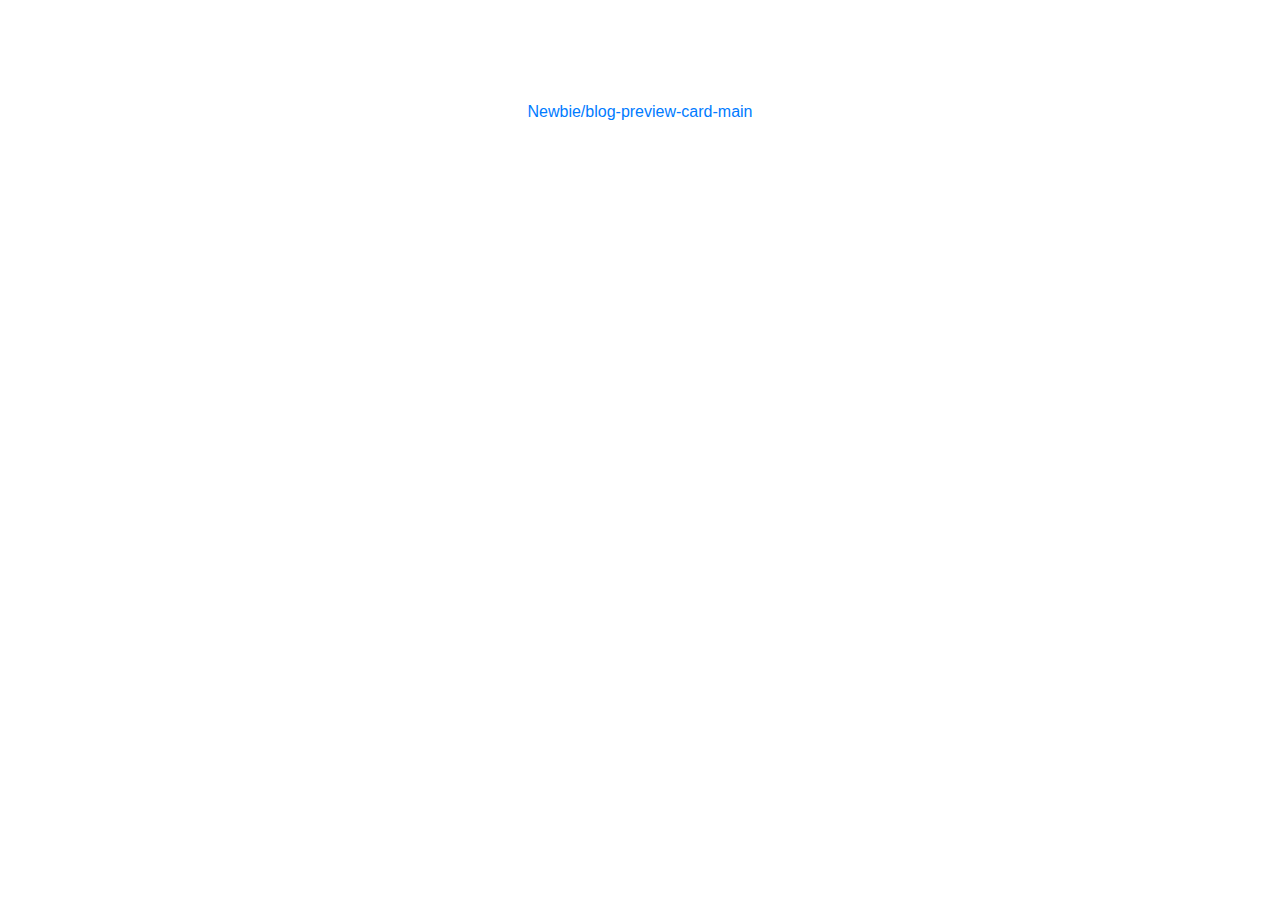
<file: index.html>
<!doctype html>
<html lang="en">
  <head>
    <meta charset="UTF-8" />
    <meta name="viewport" content="width=device-width, initial-scale=1.0" />
    <title>Document</title>
    <link
      rel="stylesheet"
      href="https://cdn.jsdelivr.net/npm/bootstrap@4.3.1/dist/css/bootstrap.min.css"
    />
  </head>
  <body>
    <div class="text-center" style="margin-top: 100px">
      <a
        href="https://andrewnjoo.github.io/frontend-mentor/Newbie/blog-preview-card-main/"
        >Newbie/blog-preview-card-main</a
      >
    </div>
  </body>
</html>
</file>
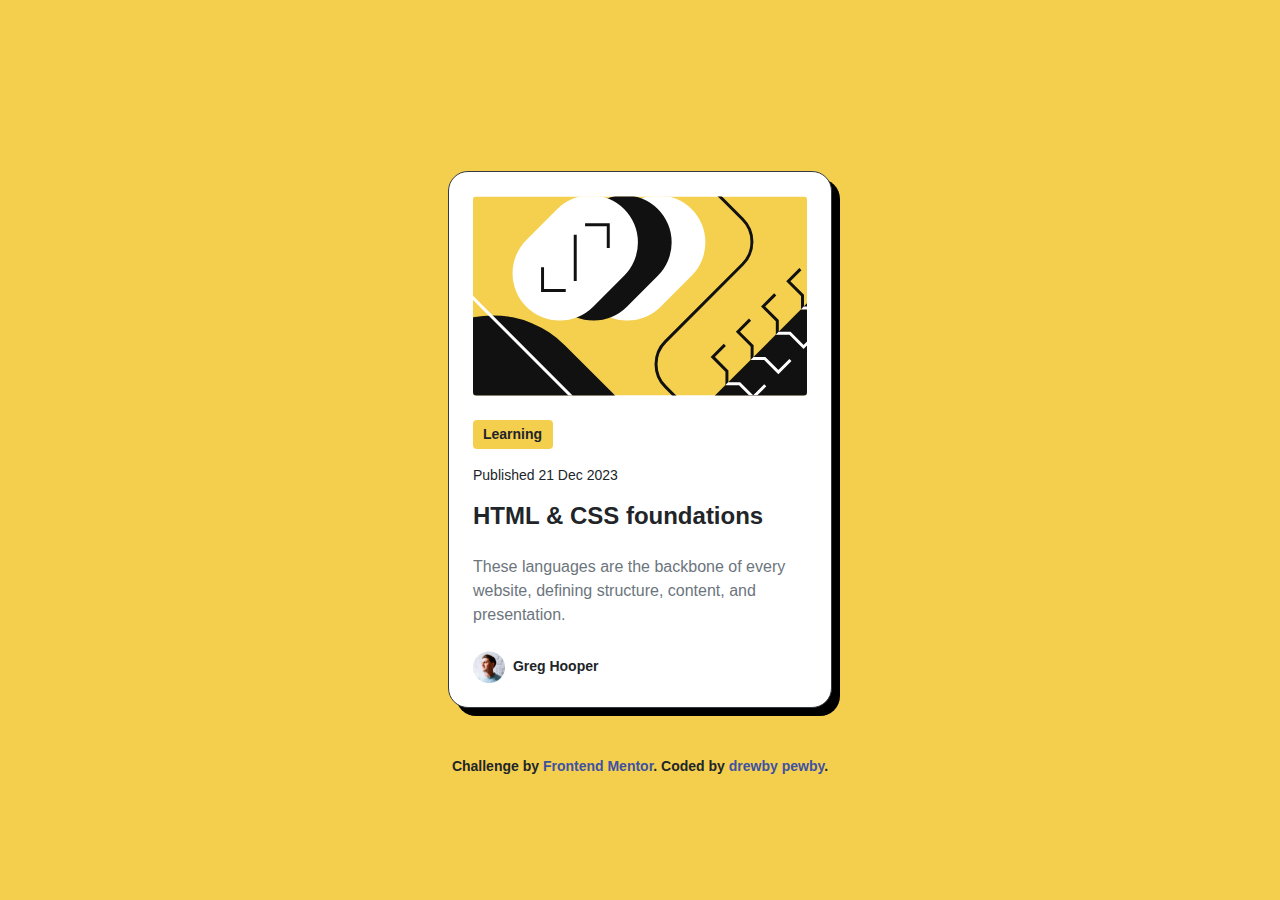
<file: Newbie/blog-preview-card-main/index.html>
<!doctype html>
<html lang="en">
  <head>
    <meta charset="UTF-8" />
    <meta name="viewport" content="width=device-width, initial-scale=1.0" />

    <link
    rel="icon"
    type="image/png"
    sizes="32x32"
    href="./assets/images/favicon-32x32.png"
    />
    <link rel="stylesheet" href="styles.css" />
    <link
      rel="stylesheet"
      href="https://cdn.jsdelivr.net/npm/bootstrap@4.3.1/dist/css/bootstrap.min.css"
    />

    <title>Frontend Mentor | Blog preview card</title>
  </head>
  <body class="yellow-bg">
    <div
      class="d-flex flex-column mx-auto border border-dark mt-5 p-4 card-container"
    >
      <img
        class="rounded"
        src="./assets/images/illustration-article.svg"
        alt="article illustration"
      />
      <div
        class="d-flex mt-4 font-weight-bold yellow-bg learn-tag text-center rounded"
      >
        Learning
      </div>
      <div class="text-sm mt-3 font-medium">
        Published 21 Dec 2023
      </div>
      <div class="mt-3 h4 font-weight-bold hover">HTML & CSS foundations</div>
      <div class="mt-3 text-secondary font-medium">
        These languages are the backbone of every website, defining structure,
        content, and presentation.
      </div>
      <div class="mt-4 font-weight-bold text-sm">
        <img src="./assets/images/image-avatar.webp" alt="avatar" class="avatar" />
        <span class="ml-1">
          Greg Hooper
        </span>
      </div>
    </div>

    <footer class="attribution mt-5">
      Challenge by
      <a href="https://www.frontendmentor.io?ref=challenge" target="_blank"
        >Frontend Mentor</a
      >. Coded by <a href="https://github.com/andrewnjoo">drewby pewby</a>.
    </footer>
  </body>
</html>
</file>
<file: Newbie/blog-preview-card-main/styles.css>
@font-face {
  font-family: Figtree-Regular;
  src: url(./assets/fonts/Figtree-VariableFont_wght.ttf);
  font-weight: 500;
}

@font-face {
  font-family: Figtree-Semibold;
  src: url(./assets/fonts/static/Figtree-SemiBold.ttf);
  font-weight: 600;
}

@font-face {
  font-family: Figtree-ExtraBold;
  src: url(./assets/fonts/static/Figtree-ExtraBold.ttf);
  font-weight: 800;
}

:root {
  /* FONTS */
  --ff-figtree-regular: Figtree-Regular, sans-serif;
  --ff-figtree-semibold: Figtree-SemiBold, sans-serif;
  --ff-figtree-extraBold: Figtree-ExtraBold, sans-serif;
}

html,
body {
  min-height: 100vh;
}

body {
  font-family: var(--ff-figtree-semibold);
  display: flex;
  flex-direction: column;
  justify-content: center;
  align-items: center;
}

.yellow-bg {
  background: #f4cf4e;
}

.learn-tag {
  padding: 4px 10px;
  width: 80px;
  font-size: 14px;
}

.text-sm {
  font-size: 14px;
}

.font-medium {
  font-weight: 500;
}

.card-container {
  box-shadow: 8px 8px 0px 0px #000;
  width: 384px;
  background: white;
  border-radius: 20px;
}

.avatar {
  width: 32px;
  height: 32px;
}

.hover {
  cursor: pointer;
  transition: all 0.3s ease;
}

.hover:hover {
  color: #f4cf4e;
}

.attribution {
  font-size: 14px;
  font-weight: 600;
  text-align: center;
}

.attribution a {
  color: hsl(228, 45%, 44%);
}
</file>
